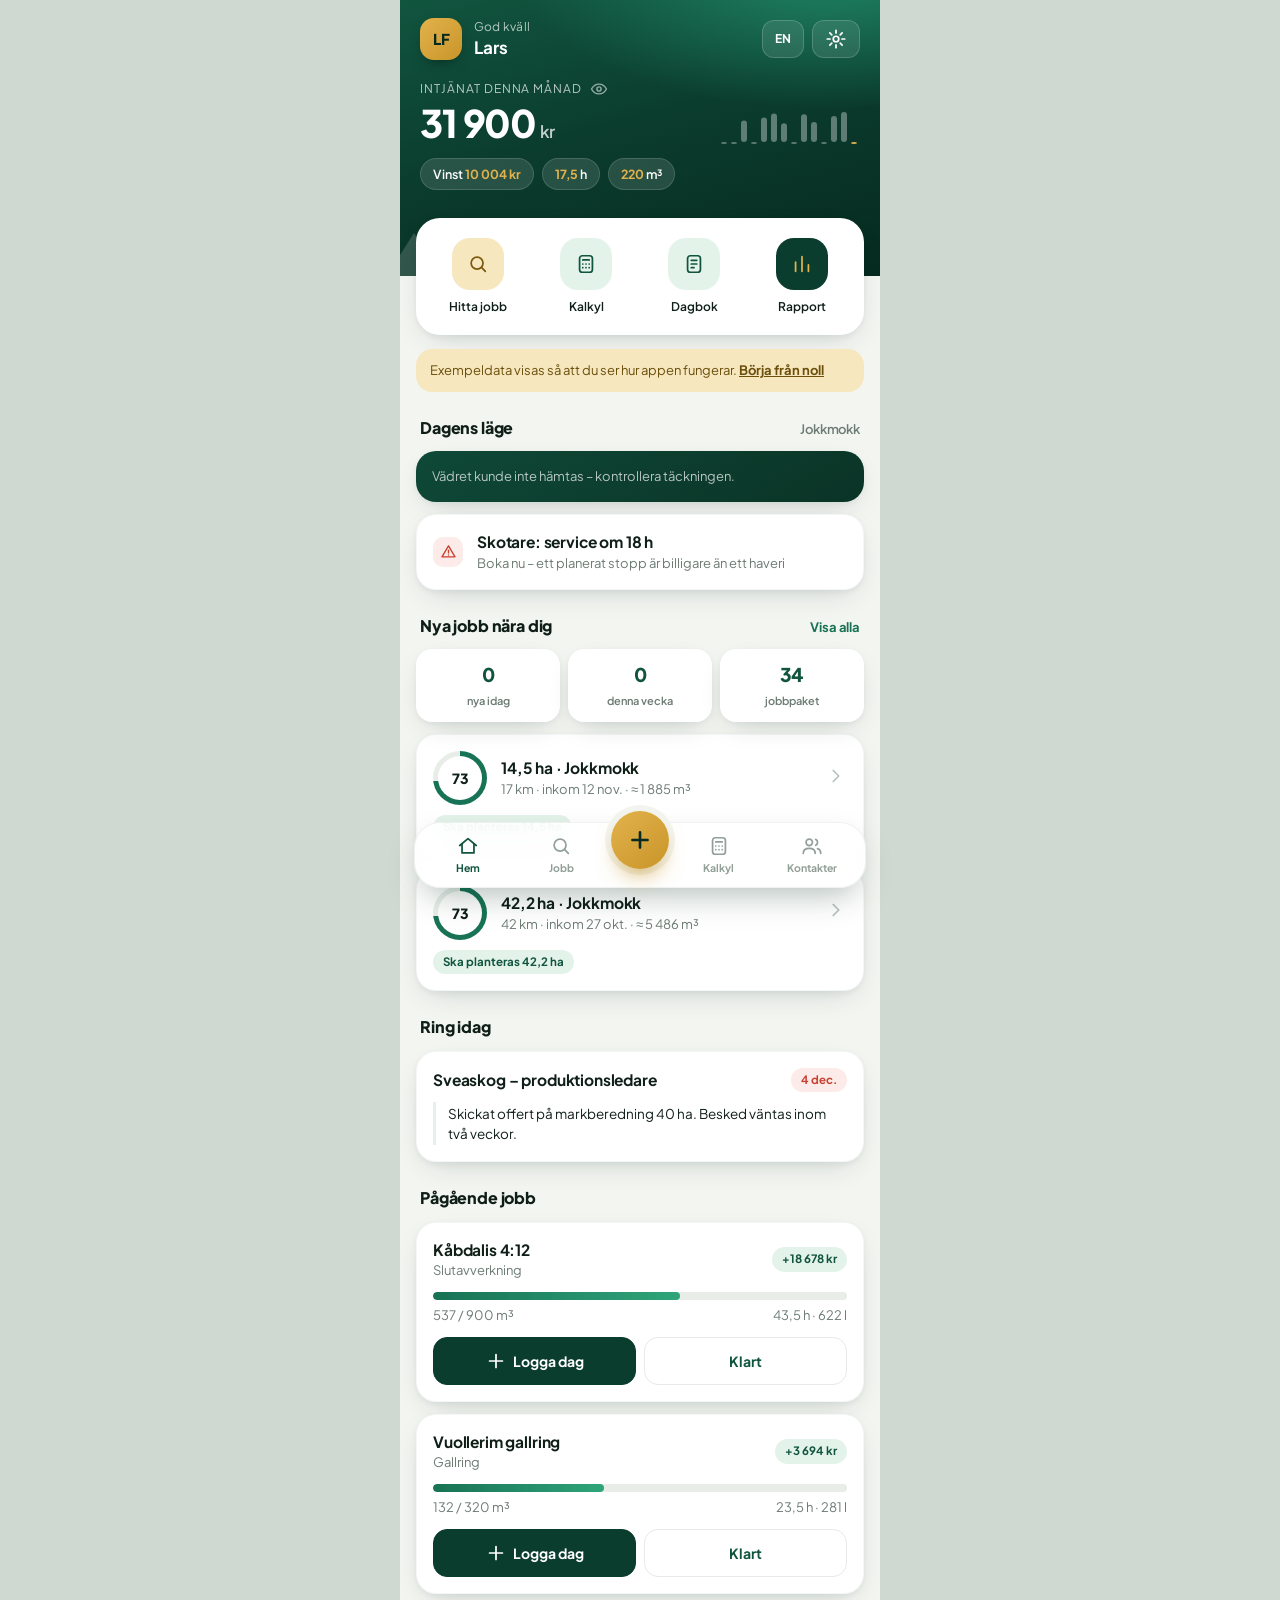
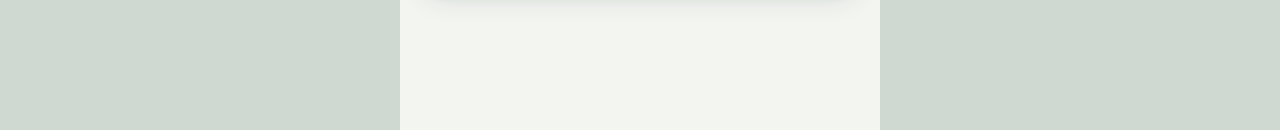
<file: index.html>
<!doctype html>
<html lang="sv">
<head>
<meta charset="utf-8">
<meta name="viewport" content="width=device-width,initial-scale=1,viewport-fit=cover">
<meta name="theme-color" content="#11553F">
<meta name="description" content="Skogsdag – nya avverkningar nära dig, regelkoll, kalkyl, offert och dagbok för skogsentreprenörer.">
<meta name="apple-mobile-web-app-capable" content="yes">
<meta name="mobile-web-app-capable" content="yes">
<meta name="apple-mobile-web-app-status-bar-style" content="black-translucent">
<meta name="apple-mobile-web-app-title" content="Skogsdag">
<link rel="preload" href="vendor/fonts/jakarta-latin.woff2" as="font" type="font/woff2" crossorigin>
<title>Skogsdag</title>
<link rel="manifest" href="manifest.webmanifest">
<link rel="apple-touch-icon" href="icon-180.png">
<link rel="icon" href="icon-192.png">
<link rel="stylesheet" href="app.css?v=6">
</head>
<body>
<div id="app"></div>
<nav><div class="in" id="nav"></div></nav>
<div id="sheet"><div class="in" id="sheetin"></div></div>
<div id="toast"></div>
<script src="data.js?v=6"></script>
<script src="app.js?v=6"></script>
</body>
</html>
</file>
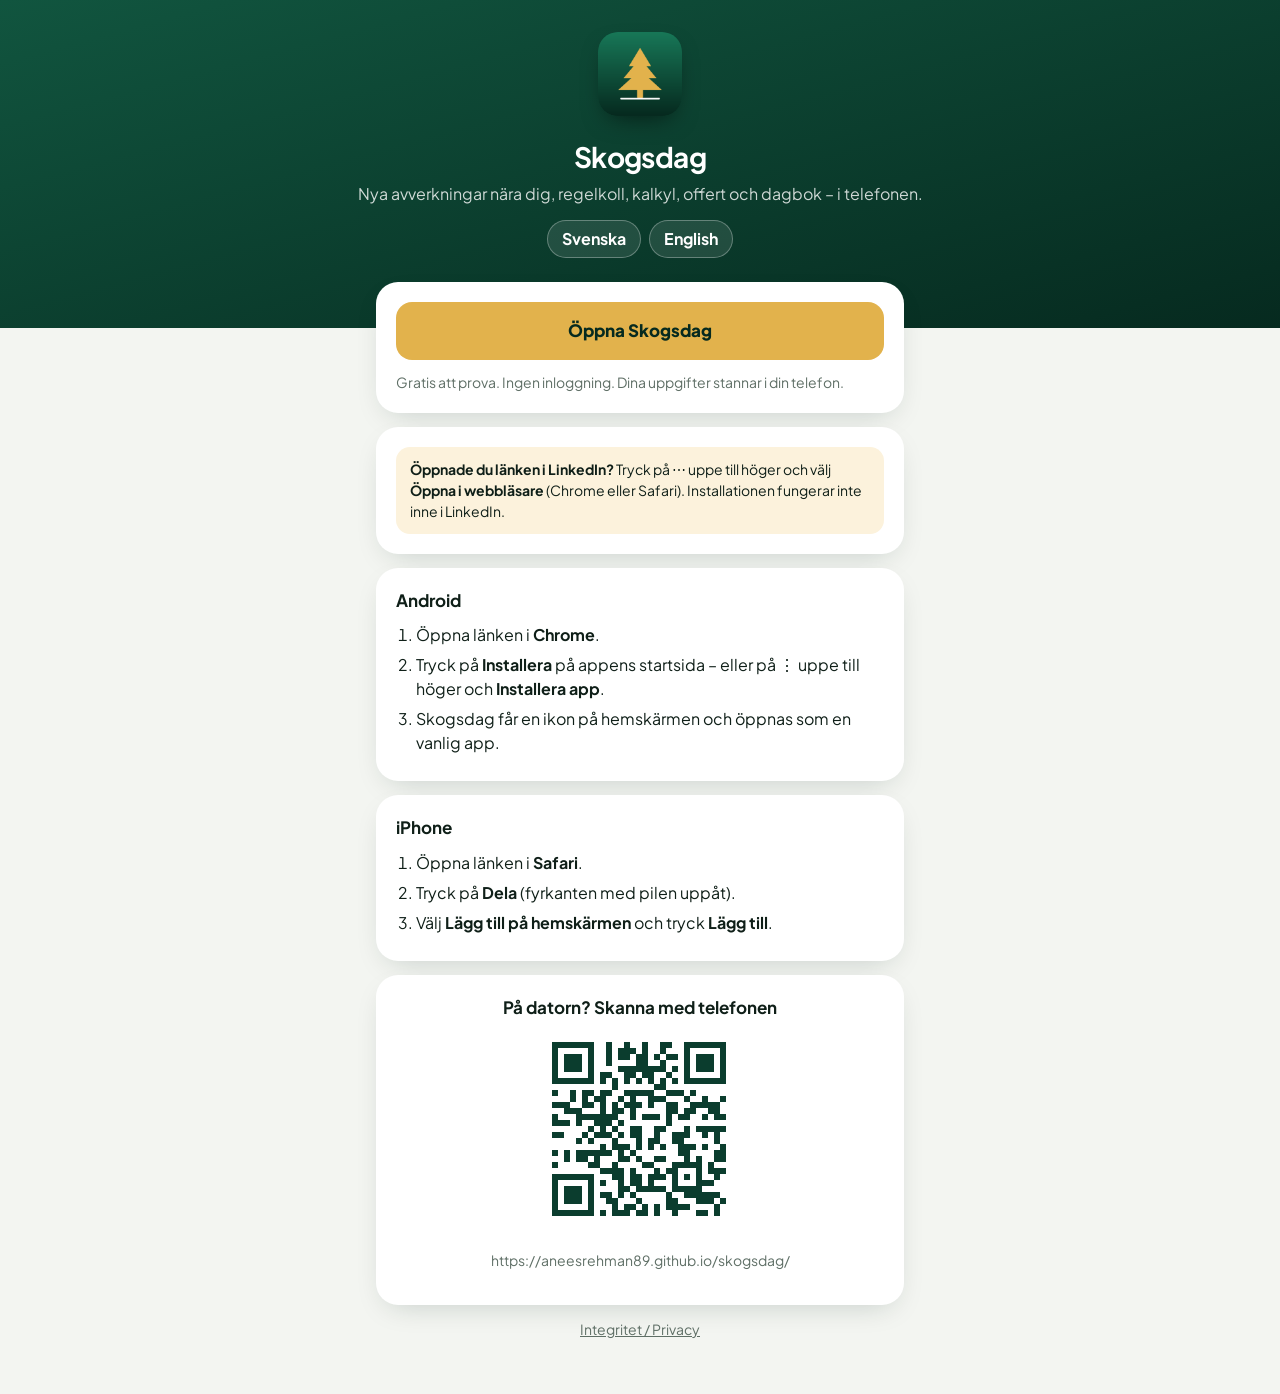
<file: install.html>
<!doctype html><html lang="sv"><head><meta charset="utf-8"><meta name="viewport" content="width=device-width,initial-scale=1">
<title>Installera Skogsdag</title><meta name="theme-color" content="#11553F"><link rel="icon" href="icon-192.png"><style>:root{--g9:#062A1F;--g8:#0B3D2E;--g7:#11553F;--gold:#E2B24C;--bg:#F3F5F1;--mut:#5f6f66}
@font-face{font-family:"Plus Jakarta Sans";font-weight:400 800;font-display:swap;src:url(vendor/fonts/jakarta-latin.woff2) format("woff2")}
*{box-sizing:border-box}body{margin:0;font-family:"Plus Jakarta Sans",-apple-system,"Segoe UI",Roboto,Arial,sans-serif;background:var(--bg);color:#0F1F18;line-height:1.5}
.top{background:linear-gradient(165deg,var(--g7),var(--g9));color:#fff;padding:32px 20px 70px;text-align:center}
.top img{width:84px;height:84px;border-radius:20px;box-shadow:0 10px 24px -10px rgba(0,0,0,.6)}
h1{margin:14px 0 4px;font-size:28px;letter-spacing:-.02em}.top p{margin:0;opacity:.8}
main{max-width:560px;margin:-46px auto 0;padding:0 16px 40px}
.card{background:#fff;border-radius:22px;padding:20px;margin-bottom:14px;box-shadow:0 10px 30px -12px rgba(6,42,31,.22)}
.cta{display:block;text-align:center;background:var(--gold);color:var(--g9);font-weight:800;font-size:17px;padding:16px;border-radius:16px;text-decoration:none}
h2{font-size:17px;margin:0 0 10px}ol{margin:0;padding-left:20px}li{margin:6px 0}
.qr{text-align:center}.qr svg{width:200px;height:200px}.mut{color:var(--mut);font-size:14px}
.tip{background:#FCF2DC;border-radius:14px;padding:12px 14px;font-size:14px}
.lang{display:flex;justify-content:center;gap:8px;margin-top:14px}.lang button{border:1px solid rgba(255,255,255,.3);background:rgba(255,255,255,.1);color:#fff;border-radius:999px;padding:6px 14px;font:inherit;font-weight:700;cursor:pointer}
[data-l=en]{display:none}body.en [data-l=sv]{display:none}body.en [data-l=en]{display:revert}</style></head>
<body><div class="top"><img src="icon-512.png" alt=""><h1>Skogsdag</h1>
<p data-l="sv">Nya avverkningar nära dig, regelkoll, kalkyl, offert och dagbok – i telefonen.</p>
<p data-l="en">New fellings near you, rule check, calculator, quotes and day log – on your phone.</p>
<div class="lang"><button onclick="document.body.classList.remove('en')">Svenska</button><button onclick="document.body.classList.add('en')">English</button></div></div>
<main>
<div class="card"><a class="cta" href="./"><span data-l="sv">Öppna Skogsdag</span><span data-l="en">Open Skogsdag</span></a>
<p class="mut" data-l="sv" style="margin:12px 0 0">Gratis att prova. Ingen inloggning. Dina uppgifter stannar i din telefon.</p>
<p class="mut" data-l="en" style="margin:12px 0 0">Free to try. No login. Your data stays on your phone.</p></div>
<div class="card"><div class="tip" data-l="sv"><b>Öppnade du länken i LinkedIn?</b> Tryck på ⋯ uppe till höger och välj <b>Öppna i webbläsare</b> (Chrome eller Safari). Installationen fungerar inte inne i LinkedIn.</div>
<div class="tip" data-l="en"><b>Opened the link inside LinkedIn?</b> Tap ⋯ at the top right and choose <b>Open in browser</b> (Chrome or Safari). Installing does not work inside LinkedIn.</div></div>
<div class="card"><h2>Android</h2><ol data-l="sv"><li>Öppna länken i <b>Chrome</b>.</li><li>Tryck på <b>Installera</b> på appens startsida – eller på ⋮ uppe till höger och <b>Installera app</b>.</li><li>Skogsdag får en ikon på hemskärmen och öppnas som en vanlig app.</li></ol>
<ol data-l="en"><li>Open the link in <b>Chrome</b>.</li><li>Tap <b>Install</b> on the app's home screen – or ⋮ at the top right and <b>Install app</b>.</li><li>Skogsdag gets an icon on your home screen and opens like a normal app.</li></ol></div>
<div class="card"><h2>iPhone</h2><ol data-l="sv"><li>Öppna länken i <b>Safari</b>.</li><li>Tryck på <b>Dela</b> (fyrkanten med pilen uppåt).</li><li>Välj <b>Lägg till på hemskärmen</b> och tryck <b>Lägg till</b>.</li></ol>
<ol data-l="en"><li>Open the link in <b>Safari</b>.</li><li>Tap <b>Share</b> (the square with the arrow pointing up).</li><li>Choose <b>Add to Home Screen</b> and tap <b>Add</b>.</li></ol></div>
<div class="card qr"><h2 data-l="sv">På datorn? Skanna med telefonen</h2><h2 data-l="en">On a computer? Scan with your phone</h2><svg width="198" height="198" class="segno"><g transform="scale(6)"><path fill="#fff" d="M0 0h33v33h-33z"/><path class="qrline" stroke="#0b3d2e" d="M2 2.5h7m2 0h1m2 0h1m2 0h1m2 0h2m2 0h7m-29 1h1m5 0h1m2 0h1m1 0h3m1 0h1m2 0h1m3 0h1m5 0h1m-29 1h1m1 0h3m1 0h1m2 0h1m1 0h2m1 0h2m1 0h1m1 0h2m1 0h1m1 0h3m1 0h1m-29 1h1m1 0h3m1 0h1m2 0h1m4 0h2m2 0h1m3 0h1m1 0h3m1 0h1m-29 1h1m1 0h3m1 0h1m4 0h8m1 0h1m1 0h1m1 0h3m1 0h1m-29 1h1m5 0h1m1 0h2m2 0h2m1 0h2m2 0h1m2 0h1m5 0h1m-29 1h7m1 0h1m1 0h1m1 0h1m1 0h1m1 0h1m1 0h1m1 0h1m1 0h7m-19 1h1m6 0h2m-19 1h1m2 0h1m1 0h2m1 0h2m2 0h5m2 0h3m1 0h1m-21 1h1m1 0h1m1 0h2m2 0h1m1 0h1m2 0h3m3 0h1m2 0h1m2 0h1m-29 1h3m2 0h2m1 0h1m1 0h1m1 0h3m1 0h1m2 0h2m2 0h5m-26 1h3m3 0h1m1 0h2m1 0h1m5 0h2m1 0h2m2 0h2m-28 1h1m3 0h7m2 0h1m1 0h3m1 0h1m1 0h2m2 0h1m1 0h2m-29 1h3m1 0h1m2 0h3m1 0h1m7 0h1m-14 1h1m1 0h1m1 0h1m2 0h2m2 0h2m3 0h1m1 0h5m-29 1h2m3 0h1m1 0h3m1 0h1m1 0h2m2 0h1m2 0h3m2 0h1m1 0h1m-24 1h1m1 0h1m3 0h1m3 0h1m1 0h2m2 0h2m5 0h1m-20 1h1m1 0h3m1 0h1m1 0h1m1 0h1m2 0h3m1 0h1m2 0h1m-29 1h1m1 0h1m1 0h6m1 0h1m1 0h1m7 0h2m4 0h2m-27 1h1m1 0h2m1 0h1m3 0h2m1 0h1m2 0h2m3 0h1m1 0h1m2 0h2m-29 1h1m5 0h2m2 0h1m4 0h2m3 0h5m1 0h1m-19 1h4m1 0h1m3 0h1m1 0h2m3 0h1m1 0h3m-29 1h7m3 0h2m1 0h2m1 0h3m1 0h1m1 0h1m1 0h1m2 0h1m-28 1h1m5 0h1m1 0h1m2 0h1m1 0h2m1 0h1m3 0h1m3 0h3m-27 1h1m1 0h3m1 0h1m4 0h2m1 0h5m1 0h5m-25 1h1m1 0h3m1 0h1m1 0h2m1 0h1m1 0h1m5 0h1m2 0h6m-28 1h1m1 0h3m1 0h1m2 0h2m3 0h1m4 0h2m3 0h3m1 0h1m-29 1h1m5 0h1m3 0h1m1 0h2m1 0h1m1 0h1m1 0h4m4 0h1m-28 1h7m1 0h1m1 0h3m1 0h2m1 0h1m2 0h1m3 0h2m1 0h1"/></g></svg><p class="mut">https://aneesrehman89.github.io/skogsdag/</p></div>
<p class="mut" style="text-align:center"><a href="privacy.html" style="color:inherit">Integritet / Privacy</a></p>
</main></body></html>
</file>
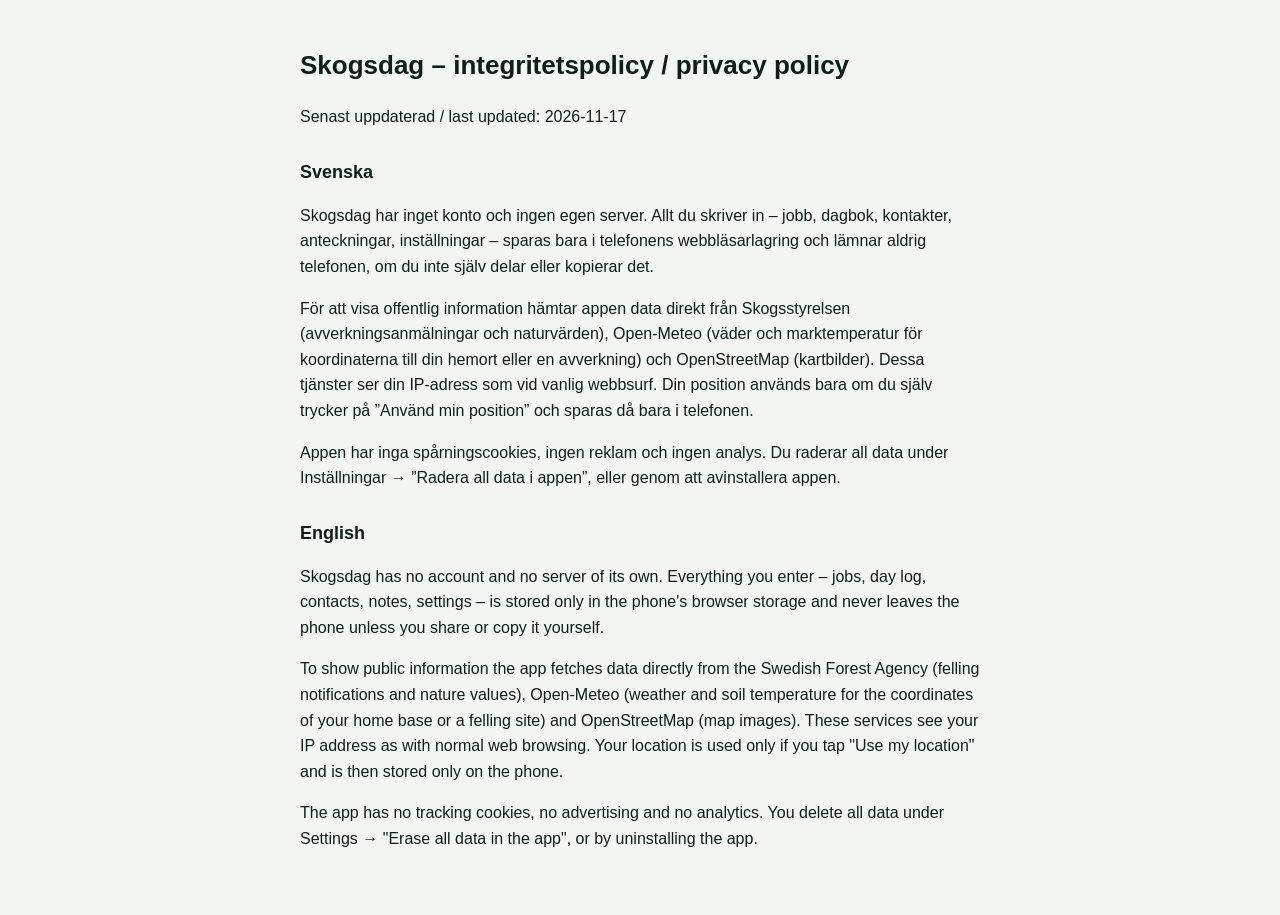
<file: privacy.html>
<!doctype html><html lang="sv"><head><meta charset="utf-8"><meta name="viewport" content="width=device-width,initial-scale=1"><title>Skogsdag – integritet</title><meta name="theme-color" content="#11553F"><link rel="icon" href="icon-192.png">
<style>body{margin:0;font-family:-apple-system,"Segoe UI",Roboto,Arial,sans-serif;background:#F3F5F1;color:#0F1F18;line-height:1.6}main{max-width:680px;margin:0 auto;padding:28px 18px 48px}h1{font-size:26px}h2{font-size:18px;margin-top:28px}</style></head><body><main>
<h1>Skogsdag – integritetspolicy / privacy policy</h1><p>Senast uppdaterad / last updated: 2026-11-17</p>
<h2>Svenska</h2>
<p>Skogsdag har inget konto och ingen egen server. Allt du skriver in – jobb, dagbok, kontakter, anteckningar, inställningar – sparas bara i telefonens webbläsarlagring och lämnar aldrig telefonen, om du inte själv delar eller kopierar det.</p>
<p>För att visa offentlig information hämtar appen data direkt från Skogsstyrelsen (avverkningsanmälningar och naturvärden), Open-Meteo (väder och marktemperatur för koordinaterna till din hemort eller en avverkning) och OpenStreetMap (kartbilder). Dessa tjänster ser din IP-adress som vid vanlig webbsurf. Din position används bara om du själv trycker på ”Använd min position” och sparas då bara i telefonen.</p>
<p>Appen har inga spårningscookies, ingen reklam och ingen analys. Du raderar all data under Inställningar → ”Radera all data i appen”, eller genom att avinstallera appen.</p>
<h2>English</h2>
<p>Skogsdag has no account and no server of its own. Everything you enter – jobs, day log, contacts, notes, settings – is stored only in the phone's browser storage and never leaves the phone unless you share or copy it yourself.</p>
<p>To show public information the app fetches data directly from the Swedish Forest Agency (felling notifications and nature values), Open-Meteo (weather and soil temperature for the coordinates of your home base or a felling site) and OpenStreetMap (map images). These services see your IP address as with normal web browsing. Your location is used only if you tap "Use my location" and is then stored only on the phone.</p>
<p>The app has no tracking cookies, no advertising and no analytics. You delete all data under Settings → "Erase all data in the app", or by uninstalling the app.</p>
</main></body></html>
</file>
<file: app.css>
@font-face{font-family:"Plus Jakarta Sans";font-style:normal;font-weight:400 800;font-display:swap;src:url(vendor/fonts/jakarta-latin.woff2) format("woff2")}
:root{--g9:#062A1F;--g8:#0B3D2E;--g7:#11553F;--g6:#187255;--g1:#E4F3EA;--gold:#E2B24C;--gold2:#F6E7BF;--bg:#F3F5F1;--card:#fff;--ink:#0F1F18;--mut:#6C7B73;--line:#E6EBE6;--red:#C8402F;--red1:#FCEBE8;--amb:#C4841D;--amb1:#FCF2DC;--ok:#187255;--sh:0 10px 30px -12px rgba(6,42,31,.22),0 2px 6px rgba(6,42,31,.05)}
*{box-sizing:border-box;-webkit-tap-highlight-color:transparent}
html,body{margin:0;height:100%}
body{font-family:"Plus Jakarta Sans",-apple-system,"Segoe UI",Roboto,Helvetica,Arial,sans-serif;background:#cfd8d1;color:var(--ink);font-size:15px;line-height:1.45;-webkit-font-smoothing:antialiased}
button,input,select,textarea{font:inherit;color:inherit}
button{cursor:pointer}
#app{max-width:480px;margin:0 auto;min-height:100%;background:var(--bg);position:relative;padding-bottom:104px;overflow:hidden}
.view{animation:fade .28s ease}
@keyframes fade{from{opacity:0;transform:translateY(8px)}to{opacity:1;transform:none}}
svg.i{width:22px;height:22px;fill:none;stroke:currentColor;stroke-width:1.9;stroke-linecap:round;stroke-linejoin:round;flex:none}

/* header */
.top{position:relative;color:#fff;padding:18px 20px 86px;background:radial-gradient(120% 90% at 90% -10%,#1F8463 0%,transparent 55%),linear-gradient(165deg,var(--g7) 0%,var(--g8) 45%,var(--g9) 100%);overflow:hidden}
.top.slim{padding-bottom:26px;border-radius:0 0 28px 28px}
.top:after{content:"";position:absolute;left:0;right:0;bottom:-1px;height:70px;opacity:.16;background:url("data:image/svg+xml,%3Csvg xmlns='http://www.w3.org/2000/svg' viewBox='0 0 480 70' preserveAspectRatio='none'%3E%3Cpath fill='%23fff' d='M0 70V48l14-22 10 16 12-30 14 30 9-14 13 22 11-34 15 34 10-16 14 24 12-40 16 40 9-14 13 20 12-30 13 30 10-18 14 24 11-36 15 36 10-14 13 20 12-28 14 28 9-12 13 18 12-34 15 34 10-16 12 22 12-26 13 26 9-12 12 14v22z'/%3E%3C/svg%3E") bottom/100% 100% no-repeat;pointer-events:none}
.top.slim:after{display:none}
.trow{display:flex;align-items:center;justify-content:space-between;gap:12px;position:relative;z-index:1}
.who{display:flex;align-items:center;gap:12px}
.ava{width:42px;height:42px;border-radius:14px;background:linear-gradient(135deg,var(--gold),#C99529);color:var(--g9);display:grid;place-items:center;font-weight:800;font-size:15px;box-shadow:0 6px 14px -6px rgba(0,0,0,.5)}
.who small{display:block;opacity:.7;font-size:12px;letter-spacing:.02em}
.who b{font-size:17px;font-weight:700}
.tbtn{height:38px;min-width:38px;padding:0 12px;border-radius:12px;border:1px solid rgba(255,255,255,.18);background:rgba(255,255,255,.1);color:#fff;font-weight:700;font-size:12px;display:inline-grid;place-items:center;backdrop-filter:blur(6px)}
.ttl{font-size:24px;font-weight:800;margin:14px 0 2px;letter-spacing:-.02em;position:relative;z-index:1}
.sub{opacity:.75;font-size:13.5px;position:relative;z-index:1}
.bal{position:relative;z-index:1;margin-top:20px}
.bal .l{font-size:12px;opacity:.7;letter-spacing:.08em;text-transform:uppercase;display:flex;align-items:center;gap:8px}
.bal .v{font-size:38px;font-weight:800;letter-spacing:-.03em;line-height:1.1;margin-top:4px}
.bal .v small{font-size:17px;font-weight:600;opacity:.75;margin-left:4px}
.eye{background:none;border:0;color:#fff;opacity:.8;padding:0;display:grid}
.eye svg{width:18px;height:18px}
.chips{display:flex;gap:8px;margin-top:14px;flex-wrap:wrap}
.chip{background:rgba(255,255,255,.12);border:1px solid rgba(255,255,255,.14);border-radius:999px;padding:6px 12px;font-size:12.5px;font-weight:600;backdrop-filter:blur(6px)}
.chip b{color:var(--gold)}

/* body */
.sheetbody{position:relative;z-index:2;margin-top:-58px;padding:0 16px}
.pad{padding:16px}
.qa{background:var(--card);border-radius:24px;box-shadow:var(--sh);padding:16px 8px;display:grid;grid-template-columns:repeat(4,1fr)}
.qa button{background:none;border:0;display:flex;flex-direction:column;align-items:center;gap:8px;font-size:12px;font-weight:600;color:var(--ink);padding:4px 2px}
.qa .ic{width:52px;height:52px;border-radius:18px;display:grid;place-items:center;background:var(--g1);color:var(--g7);transition:transform .15s}
.qa button:active .ic{transform:scale(.92)}
.qa .ic.gold{background:var(--gold2);color:#7B5A0E}
.qa .ic.dark{background:var(--g8);color:var(--gold)}
h2{font-size:16px;font-weight:800;letter-spacing:-.01em;margin:24px 4px 12px;display:flex;justify-content:space-between;align-items:baseline}
h2 a,h2 span.lnk{font-size:13px;font-weight:700;color:var(--g6);text-decoration:none;cursor:pointer}
.card{background:var(--card);border-radius:20px;padding:16px;margin-bottom:12px;box-shadow:var(--sh);border:1px solid rgba(6,42,31,.04)}
.card.tap{cursor:pointer;transition:transform .12s}
.card.tap:active{transform:scale(.985)}
.card h3{margin:0;font-size:15.5px;font-weight:700;letter-spacing:-.01em}
.mut{color:var(--mut);font-size:13px}
.row{display:flex;justify-content:space-between;align-items:center;gap:10px}
.pill{display:inline-flex;align-items:center;gap:5px;font-size:11.5px;font-weight:700;padding:4px 10px;border-radius:999px;background:var(--g1);color:var(--g7);white-space:nowrap}
.pill.gold{background:var(--gold2);color:#7B5A0E}.pill.red{background:var(--red1);color:var(--red)}.pill.grey{background:#EEF1EE;color:var(--mut)}.pill.dark{background:var(--g8);color:#fff}
.tags{display:flex;gap:6px;flex-wrap:wrap;margin-top:10px}

/* brief */
.brief{background:linear-gradient(150deg,#0F4937,#0A3326);color:#fff;border:0}
.brief .mut{color:rgba(255,255,255,.7)}
.brief .big{font-size:30px;font-weight:800;letter-spacing:-.02em}
.bgrid{display:grid;grid-template-columns:1fr 1fr;gap:10px;margin-top:12px}
.bgrid div{background:rgba(255,255,255,.08);border-radius:14px;padding:10px 12px;font-size:12.5px}
.bgrid b{display:block;font-size:14px;margin-top:2px}
.week{display:flex;gap:5px;margin-top:14px}
.week div{flex:1;text-align:center;font-size:10.5px;font-weight:700;color:rgba(255,255,255,.75)}
.week i{display:block;height:34px;border-radius:9px;margin-bottom:5px;background:#2FA57B;position:relative}
.week i.a{background:var(--gold)}.week i.r{background:#E26A56}
.week.light div{color:var(--mut)}
.listen{background:var(--gold);color:var(--g9);border:0;border-radius:12px;padding:8px 14px;font-weight:800;font-size:12.5px;display:inline-flex;gap:6px;align-items:center}
.listen svg{width:16px;height:16px}

/* lead */
.lead{display:flex;gap:14px;align-items:center}
.ring{--p:50;width:54px;height:54px;border-radius:50%;flex:none;display:grid;place-items:center;background:conic-gradient(var(--c,var(--g6)) calc(var(--p)*1%),#E8EDE8 0);position:relative;font-weight:800;font-size:14px}
.ring:before{content:"";position:absolute;inset:5px;background:#fff;border-radius:50%}
.ring span{position:relative}
.lead .x{flex:1;min-width:0}
.lead .x h3{white-space:nowrap;overflow:hidden;text-overflow:ellipsis}
.chev{color:#B7C2BB}
.scroller{display:flex;gap:8px;overflow-x:auto;padding:2px 16px 12px;margin:0 -16px;scrollbar-width:none}
.scroller::-webkit-scrollbar{display:none}
.tab{flex:none;border:1px solid var(--line);background:#fff;border-radius:999px;padding:9px 16px;font-size:13px;font-weight:700;color:var(--mut)}
.tab.on{background:var(--g8);color:#fff;border-color:var(--g8)}
.sum{display:grid;grid-template-columns:repeat(3,1fr);gap:8px;margin-bottom:12px}
.sum div{background:#fff;border-radius:16px;padding:12px 10px;text-align:center;box-shadow:var(--sh)}
.sum b{display:block;font-size:19px;font-weight:800;letter-spacing:-.02em;color:var(--g7)}
.sum span{font-size:11px;color:var(--mut);font-weight:600}
#map,.lmap{height:58vh;border-radius:20px;overflow:hidden;box-shadow:var(--sh);background:#dfe7e1;position:relative;z-index:0;isolation:isolate}

/* forms */
.btns{display:flex;gap:8px;margin-top:12px;flex-wrap:wrap}
.b{flex:1;border:1px solid var(--line);background:#fff;color:var(--g7);border-radius:14px;padding:12px 10px;font-size:14px;font-weight:700;min-width:84px;text-align:center;text-decoration:none;display:inline-flex;justify-content:center;align-items:center;gap:6px}
.b.p{background:var(--g8);color:#fff;border-color:var(--g8)}
.b.gold{background:var(--gold);border-color:var(--gold);color:var(--g9)}
.b.d{color:var(--red)}
.b.w{width:100%;padding:15px;font-size:15px;border-radius:16px}
.b:active{transform:scale(.98)}
label{display:block;font-size:12px;font-weight:700;color:var(--mut);margin:12px 0 5px;letter-spacing:.02em}
input,select,textarea{width:100%;padding:12px 13px;border:1.5px solid var(--line);border-radius:14px;background:#fff;outline:none;transition:border .15s}
input:focus,select:focus,textarea:focus{border-color:var(--g6)}
textarea{min-height:76px;resize:vertical}
.g2{display:grid;grid-template-columns:1fr 1fr;gap:10px}
.verdict{border-radius:22px;padding:20px;color:#fff;margin:14px 0;box-shadow:var(--sh);position:relative;overflow:hidden}
.verdict .v1{font-size:12.5px;opacity:.85;font-weight:600;letter-spacing:.04em;text-transform:uppercase}
.verdict .v2{font-size:36px;font-weight:800;letter-spacing:-.03em}
.verdict .v3{font-size:15px;font-weight:700;margin-top:2px}
.kv{display:flex;justify-content:space-between;gap:12px;padding:9px 0;border-bottom:1px solid var(--line);font-size:14px}
.kv:last-child{border:0}
.bar{height:8px;background:#E8EDE8;border-radius:8px;overflow:hidden;margin:12px 0 6px}
.bar i{display:block;height:100%;border-radius:8px;background:linear-gradient(90deg,var(--g6),#2FA57B)}
.banner{background:var(--gold2);color:#6B4F0B;border-radius:16px;padding:12px 14px;font-size:13px;margin-bottom:12px}
.note{border-left:3px solid var(--g1);padding:2px 0 2px 12px;margin:10px 0 0;font-size:13.5px}
.chk{display:flex;gap:12px;align-items:flex-start;padding:11px 0;border-bottom:1px solid var(--line);font-size:13.5px}
.chk:last-child{border:0}
.dot{width:30px;height:30px;border-radius:10px;display:grid;place-items:center;flex:none;background:var(--g1);color:var(--g7)}
.dot.a{background:var(--amb1);color:var(--amb)}.dot.r{background:var(--red1);color:var(--red)}
.dot svg{width:17px;height:17px}
.step{display:flex;gap:12px;padding:12px 0;border-bottom:1px solid var(--line)}
.step:last-child{border:0}
.step .n{width:28px;height:28px;border-radius:50%;background:var(--g8);color:var(--gold);font-weight:800;display:grid;place-items:center;flex:none;font-size:13px}
.step b{display:block;font-size:14px}
.step .b{flex:none;padding:8px 12px;font-size:12.5px;margin-top:8px;min-width:0}
.skel{height:14px;border-radius:7px;background:linear-gradient(90deg,#E8EDE8,#F5F7F5,#E8EDE8);background-size:200% 100%;animation:sk 1.2s infinite;margin:8px 0}
@keyframes sk{to{background-position:-200% 0}}

/* nav */
nav{position:fixed;bottom:0;left:50%;transform:translateX(-50%);width:100%;max-width:480px;z-index:5;padding:0 14px calc(12px + env(safe-area-inset-bottom))}
nav .in{background:rgba(255,255,255,.92);backdrop-filter:blur(14px);border-radius:26px;box-shadow:0 14px 34px -10px rgba(6,42,31,.35);display:grid;grid-template-columns:1fr 1fr 64px 1fr 1fr;align-items:center;padding:8px 6px;border:1px solid rgba(6,42,31,.06)}
nav button{border:0;background:none;color:#93A099;font-size:10.5px;font-weight:700;display:flex;flex-direction:column;align-items:center;gap:3px;padding:4px 0}
nav button.on{color:var(--g7)}
nav .fab{width:58px;height:58px;border-radius:50%;background:linear-gradient(140deg,var(--gold),#C99529);color:var(--g9);margin:-30px auto 0;box-shadow:0 12px 22px -8px rgba(201,149,41,.8),0 0 0 6px var(--bg);justify-content:center}
nav .fab svg{width:26px;height:26px;stroke-width:2.4}

/* sheet */
#sheet{position:fixed;inset:0;background:rgba(6,42,31,.5);z-index:10;display:none;align-items:flex-end;justify-content:center;backdrop-filter:blur(3px)}
#sheet.on{display:flex}
#sheet .in{background:var(--bg);width:100%;max-width:480px;max-height:93%;overflow:auto;border-radius:28px 28px 0 0;padding:10px 16px 28px;animation:up .28s cubic-bezier(.2,.8,.2,1)}
@keyframes up{from{transform:translateY(40%);opacity:.4}to{transform:none;opacity:1}}
.grab{width:44px;height:5px;border-radius:5px;background:#CFD8D1;margin:0 auto 14px}
.sh-t{font-size:20px;font-weight:800;letter-spacing:-.02em;margin:0 0 2px}
#toast{position:fixed;bottom:112px;left:50%;transform:translate(-50%,10px);background:var(--g9);color:#fff;padding:11px 18px;border-radius:999px;font-size:13.5px;font-weight:600;z-index:20;opacity:0;transition:.22s;pointer-events:none;max-width:90%;text-align:center;box-shadow:var(--sh)}
#toast.on{opacity:1;transform:translate(-50%,0)}
.mic{border:1.5px solid var(--line);background:#fff;border-radius:14px;padding:0 13px;color:var(--g7);display:grid;place-items:center}
.mic.rec{background:var(--red);color:#fff;border-color:var(--red);animation:pulse 1s infinite}
@keyframes pulse{50%{opacity:.6}}
.doc{background:#fff;border-radius:16px;padding:22px 20px;border:1px solid var(--line);font-size:13.5px;line-height:1.55}
.doc h4{margin:0 0 2px;font-size:19px;letter-spacing:-.01em}
.doc table{width:100%;border-collapse:collapse;margin:14px 0}
.doc td{padding:8px 0;border-bottom:1px solid var(--line);vertical-align:top}
.doc td:last-child{text-align:right;font-weight:700;white-space:nowrap}
.doc .tot td{border-bottom:0;border-top:2px solid var(--ink);font-size:15px;font-weight:800}
pre.rep{white-space:pre-wrap;font-family:ui-monospace,Consolas,monospace;font-size:12.5px;background:#fff;border-radius:16px;padding:14px;border:1px solid var(--line);margin:12px 0 0}
.leaflet-container{font:inherit}
@media print{body{background:#fff}#app,nav,#toast,.noprint,.grab{display:none!important}#sheet{position:static;display:block;background:#fff;backdrop-filter:none}#sheet .in{max-height:none;padding:0;background:#fff;animation:none}.doc,pre.rep{border:0}}
/* v3: detail pages, filters, maps */
.minimap{height:230px;border-radius:22px;overflow:hidden;box-shadow:var(--sh);background:#dfe7e1;margin-bottom:12px;position:relative;z-index:0;isolation:isolate}
.leaflet-container{background:#dfe7e1}
.bk{padding:0;width:42px;height:42px;border-radius:14px;flex:none}
.bk svg{width:22px;height:22px}
.ell{display:block;white-space:nowrap;overflow:hidden;text-overflow:ellipsis;max-width:62vw;font-size:18px!important}
@media(min-width:480px){.ell{max-width:290px}}
.tiles{display:grid;grid-template-columns:1fr 1fr;gap:10px;margin-bottom:12px}
.tl{background:#fff;border-radius:18px;padding:12px 14px;box-shadow:var(--sh);border:1px solid rgba(6,42,31,.04);min-width:0}
.tl span{display:block;font-size:12px;color:var(--mut);font-weight:600}
.tl b{display:block;font-size:15px;font-weight:800;margin-top:3px;letter-spacing:-.01em;overflow-wrap:anywhere}
.fcard{padding:14px}
.fchips{display:flex;flex-wrap:wrap;gap:8px}
.fchip{border:1px solid var(--line);background:#F7F9F7;border-radius:999px;padding:9px 12px 9px 15px;font-size:13.5px;font-weight:700;color:var(--ink);display:inline-flex;align-items:center;gap:8px}
.fchip em{font-style:normal;font-size:11.5px;font-weight:800;background:#fff;border:1px solid var(--line);border-radius:999px;padding:1px 8px;color:var(--g7)}
.fchip.on{background:var(--g8);border-color:var(--g8);color:#fff}
.fchip.on em{background:var(--gold);border-color:var(--gold);color:var(--g9)}
.fcard select{background:#F7F9F7}
.coord{display:flex;align-items:center;gap:8px;background:#F7F9F7;border:1px solid var(--line);border-radius:14px;padding:8px 8px 8px 12px;margin-top:8px}
.coord span{flex:1;min-width:0;font-size:11.5px;color:var(--mut);font-weight:700}
.coord b{display:block;font-size:13.5px;color:var(--ink);font-family:ui-monospace,Consolas,monospace;font-weight:600;overflow-wrap:anywhere}
.coord .b{flex:none;min-width:0;padding:9px 11px}
.b.sm{flex:0 0 auto;min-width:0;padding:8px 12px}
.lnk2{text-decoration:underline;cursor:pointer;color:var(--g6);font-weight:700}
.inst{border:1.5px solid var(--gold2)}
.step .mut{display:block}
.top{padding-top:calc(18px + env(safe-area-inset-top))}
.noanim .view{animation:none}
/* v4: Find-work tabs as a sticky segmented control that always fits */
.segw{position:sticky;top:0;z-index:4;margin:0 -16px 12px;padding:10px 16px 10px;padding-top:calc(10px + env(safe-area-inset-top));background:linear-gradient(var(--bg) 85%,rgba(243,245,241,0))}
.seg{display:grid;grid-template-columns:repeat(5,1fr);gap:4px;background:#fff;border-radius:18px;padding:5px;box-shadow:var(--sh);border:1px solid rgba(6,42,31,.05)}
.seg button{border:0;background:none;border-radius:14px;padding:8px 2px 7px;display:flex;flex-direction:column;align-items:center;gap:3px;color:var(--mut);font-size:11.5px;font-weight:700;min-width:0;transition:background .15s,color .15s}
.seg button span{max-width:100%;overflow:hidden;text-overflow:ellipsis;white-space:nowrap}
.seg button svg{width:20px;height:20px}
.seg button.on{background:var(--g8);color:#fff}
.seg button.on svg{color:var(--gold)}
.tabbody.fadein{animation:fade .22s ease}
.lead .x .mut{white-space:nowrap;overflow:hidden;text-overflow:ellipsis}
.fcard .g2{align-items:end}
#app{padding-bottom:calc(124px + env(safe-area-inset-bottom))}
.skelbox{background:linear-gradient(90deg,#E8EDE8,#F5F7F5,#E8EDE8);background-size:200% 100%;animation:sk 1.2s infinite}
#app{overflow:visible;overflow-x:clip}
@keyframes fade{from{opacity:.35;transform:translateY(6px)}to{opacity:1;transform:none}}
@media (prefers-reduced-motion:reduce){.view,.tabbody.fadein,#sheet .in{animation:none!important}}
.livebtn{width:100%;border:0;background:var(--gold2);color:#6B4F0B;border-radius:14px;padding:11px 12px;font-weight:700;font-size:13.5px;display:flex;align-items:center;justify-content:center;gap:8px}
.livebtn svg{width:18px;height:18px}
</file>
